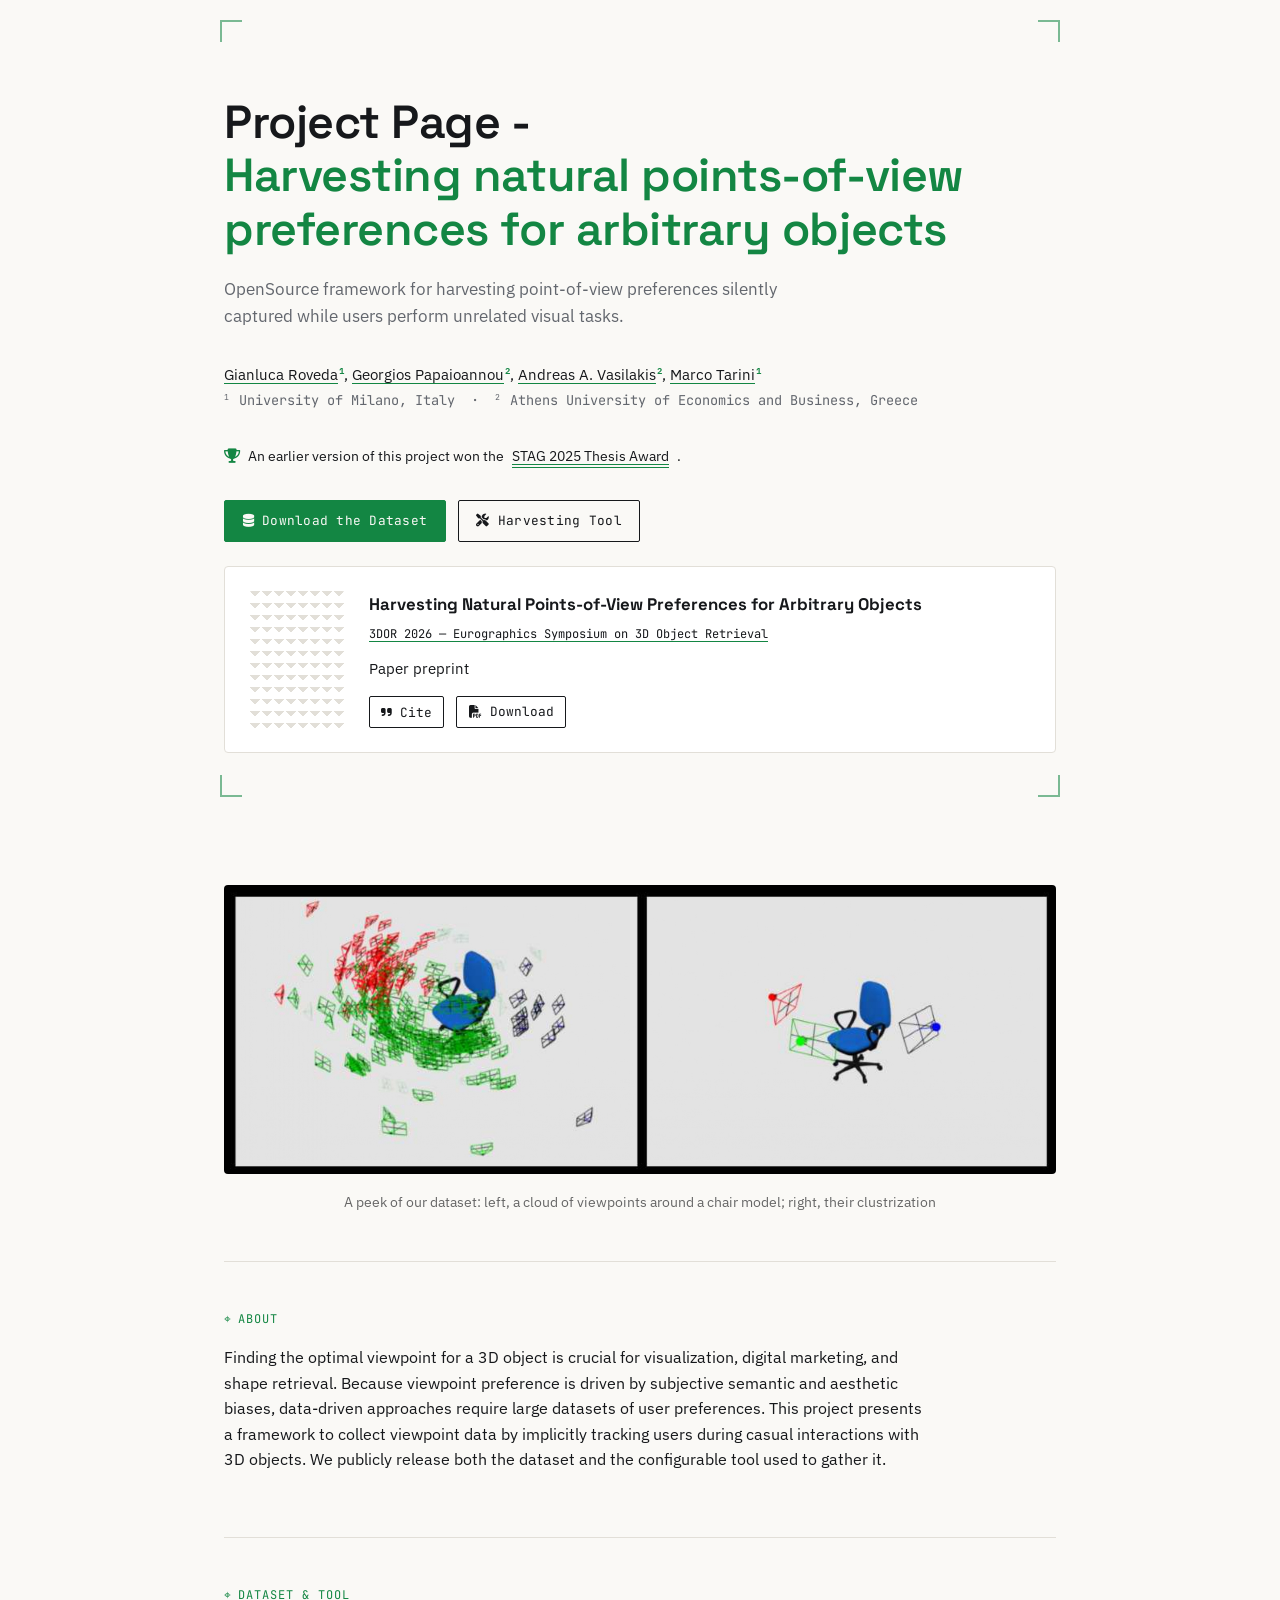
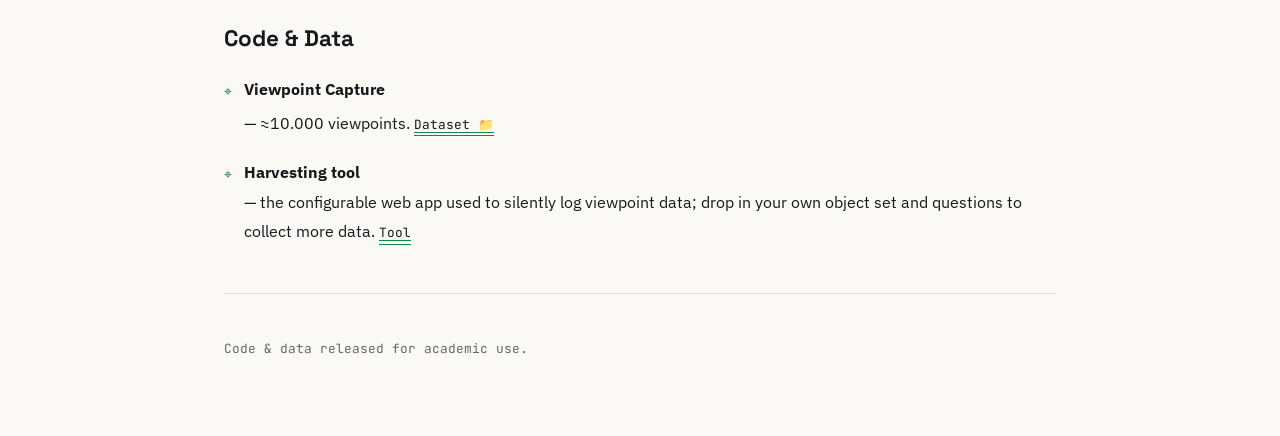
<file: index.html>
<!DOCTYPE html>
<html lang="en">
<head>
<meta charset="UTF-8">
<meta name="viewport" content="width=device-width, initial-scale=1">
<title>Harvesting Natural Viewpoint Preferences</title>
<meta name="description" content="A framework to harvest large-scale datasets of natural viewpoint preferences for 3D objects.">
<link rel="stylesheet" href="https://cdnjs.cloudflare.com/ajax/libs/font-awesome/6.5.1/css/all.min.css">
<link rel="preconnect" href="https://fonts.googleapis.com">
<link rel="preconnect" href="https://fonts.gstatic.com" crossorigin>
<link href="https://fonts.googleapis.com/css2?family=Space+Grotesk:wght@400;500;600;700&family=IBM+Plex+Sans:wght@400;500;600&family=JetBrains+Mono:wght@400;500&display=swap" rel="stylesheet">

<link rel="stylesheet" href="style.css">
</head>
<body>

<!-- ============ HERO ============ -->
<header class="hero">
  <div class="viewport-frame" aria-hidden="true">
    <span class="corner tl"></span><span class="corner tr"></span>
    <span class="corner bl"></span><span class="corner br"></span>
  </div>

  <div class="hero-inner">
    <h1> Project Page - <br><span class="accent-text">Harvesting natural points-of-view preferences for arbitrary objects</span></h1>
    <p class="subtitle">
      OpenSource framework for harvesting point-of-view preferences silently captured while
      users perform unrelated visual tasks.
    </p>

    <p class="authors">
      <a href="https://github.com/gianlucaroveda">Gianluca Roveda</a><sup><a href="#aff-1">1</a></sup>,
      <a href="https://graphics.cs.aueb.gr/users/gepap/cv.html">Georgios Papaioannou</a><sup><a href="#aff-2">2</a></sup>,
      <a href="https://graphics.cs.aueb.gr/users/abasilak/">Andreas A. Vasilakis</a><sup><a href="#aff-2">2</a></sup>,
      <a href="https://tarini.di.unimi.it/">Marco Tarini</a><sup><a href="#aff-1">1</a></sup>
    </p>
    <p class="affiliations">
      <span id="aff-1"><sup>1</sup> University of Milano, Italy</span> &nbsp;·&nbsp;
      <span id="aff-2"><sup>2</sup> Athens University of Economics and Business, Greece</span>
    </p>

    <p class="award-badge">
      <i class="fas fa-trophy" aria-hidden="true"></i>
      An earlier version of this project won the
      <a href="https://www.stag-conference.org/2025/pages/call-for-thesis.html" target="_blank">STAG 2025 Thesis Award</a>.
    </p>

    <div class="cta-row">

      <a class="btn btn-primary" href="https://github.com/gianlucaroveda/Harvesting-natural-points-of-view-preferences-for-arbitrary-objects/tree/main/POV_capture" target="_blank">
        <i class="fas fa-database"></i> Download the Dataset
      </a>
      <a class="btn" href="https://github.com/gianlucaroveda/Harvesting-natural-points-of-view-preferences-for-arbitrary-objects/tree/main/html" target="_blank">
        <i class="fas fa-tools"></i> Harvesting Tool
      </a>
    </div>

    <!-- TODO: swap the paper-thumb placeholder for a real preview image,
         and link the actual PDF once it's on 3DOR. -->
    <div class="paper-card">
      <div class="paper-thumb" aria-hidden="true"></div>
      <div class="paper-body">
        <h3>Harvesting Natural Points-of-View Preferences for Arbitrary Objects</h3>
        <p class="paper-venue">
          <a href="https://sites.google.com/view/3dor26/home" target="_blank">3DOR 2026 — Eurographics Symposium on 3D Object Retrieval</a>
        </p>
        <p class="paper-desc">Paper preprint </p>
        <div class="link-row">
          <button type="button" class="link-chip cite-toggle" id="cite-toggle" aria-haspopup="dialog" aria-controls="cite-modal">
            <i class="fas fa-quote-right"></i> Cite
          </button>
          <a class="link-chip" href="paper.pdf" download="Harvesting_Natural_Points_of_View_Preferences.pdf">
          <i class="fas fa-file-pdf"></i> Download
        </a>
        </div>
      </div>
    </div>
  </div>
</header>

<main>

      <section class="section" id="results-visualization">
    <div style="display: flex; flex-wrap: wrap;  justify-content: center; margin-top: 20px;">
      
      <figure style="flex: 1; min-width: 300px; max-width: 100%; margin: 0; text-align: center;">
        <img src="visual.jpg" alt="A peek of our dataset: left, a cloud of viewpoints around a chair model; right, their clustrization" style="width: 100%; height: auto; border-radius: 4px;">
        <figcaption style="font-size: 0.9rem; color: #666; margin-top: 8px;">A peek of our dataset: left, a cloud of viewpoints around a chair model; right, their clustrization</figcaption>
      </figure>



    </div>
  </section>
  <hr class="rule" >

  <section class="section" id="abstract">
    <p class="eyebrow"><span class="reticle" aria-hidden="true">⌖</span> ABOUT</p>
    <p class="abstract-text">
      Finding the optimal viewpoint for a 3D object is crucial for visualization, digital
      marketing, and shape retrieval. Because viewpoint preference is driven by subjective
      semantic and aesthetic biases, data-driven approaches require large datasets of user
      preferences. This project presents a framework to collect viewpoint data by implicitly
       tracking users during casual interactions with 3D objects. We publicly release both the 
       dataset and the configurable tool used to gather it.
    </p>
  </section>

  <hr class="rule">

 



  <!-- ============ DATA & TOOL ============ -->
  <section class="section" id="data">
    <p class="eyebrow"><span class="reticle" aria-hidden="true">⌖</span> DATASET &amp; TOOL</p>
    <h2>Code &amp; Data</h2>

    <ul class="asset-list">
      <li>
        <span class="reticle small" aria-hidden="true">⌖</span>
        <div>
          <strong>Viewpoint Capture</strong> — ≈10.000 viewpoints.
          <a class="download" href="https://github.com/gianlucaroveda/Harvesting-natural-points-of-view-preferences-for-arbitrary-objects/tree/main/POV_capture" >Dataset&nbsp;📁</a>
        </div>
      </li>
      <li>
        <span class="reticle small" aria-hidden="true">⌖</span>
        <div id="tool">
          <strong>Harvesting tool</strong> — the configurable web app used to silently log viewpoint data;
           drop in your own object set and questions to collect more data.
          <a class="download" href="https://github.com/gianlucaroveda/Harvesting-natural-points-of-view-preferences-for-arbitrary-objects/tree/main/html">Tool</a>
        </div>
      </li>
    </ul>
  </section>

  <hr class="rule">

  <!-- ============ CITATION (future) ============
       Draft bibtex, kept here for when 3DOR publishes the official entry.
       When ready, drop this into the #cite-note box in the hero above,
       replacing the "in press" placeholder paragraph.

  @inproceedings{roveda2026harvesting,
    author    = {Roveda, Gianluca and Papaioannou, Georgios and Vasilakis, Andreas A. and Tarini, Marco},
    title     = {Harvesting Natural Points-of-View Preferences for Arbitrary Objects},
    booktitle = {Eurographics Workshop on 3D Object Retrieval (3DOR)},
    year      = {2026},
    note      = {in press}
  }
  -->

</main>
<footer class="footer">
  <p>Code &amp; data released for academic use.</p>
</footer>

<!-- ============ CITE MODAL ============ -->
<!-- Placeholder message. Once 3DOR publishes the official entry, replace the
     paragraph below with the real bibtex (draft kept as a comment further up
     this file, near the old CITATION section, for reference). -->
<div class="modal-backdrop" id="cite-modal" hidden>
  <div class="modal-box" role="dialog" aria-modal="true" aria-labelledby="cite-modal-title">
    <button type="button" class="modal-close" id="cite-modal-close" aria-label="Close">&times;</button>
   <h3 id="cite-modal-title">Cite this work</h3>
    <pre><code>@inproceedings{povHarvest,
    booktitle = {Eurographics Symposium on 3D Object Retrieval (3DOR)},
    editor = {Biasotti, Silvia and van Blokland, Bart Iver},
    title = {Harvesting natural points-of-view preferences for arbitrary objects},
    author = {Roveda, Gianluca and Papaioannou, Georgios and Vasilakis, Andreas A. and Tarini, Marco},
    year = {2026},
    publisher = {The Eurographics Association},
    ISBN = {978-3-03868-315-5},
    DOI = {10.2312/3dor.20261000}
    }</code></pre>
  </div>
</div>

<script>
  (function () {
    const btn = document.getElementById('cite-toggle');
    const modal = document.getElementById('cite-modal');
    const closeBtn = document.getElementById('cite-modal-close');
    if (!btn || !modal || !closeBtn) return;

    function openModal() {
      modal.removeAttribute('hidden');
      btn.setAttribute('aria-expanded', 'true');
      closeBtn.focus();
    }
    function closeModal() {
      modal.setAttribute('hidden', '');
      btn.setAttribute('aria-expanded', 'false');
      btn.focus();
    }

    btn.addEventListener('click', openModal);
    closeBtn.addEventListener('click', closeModal);
    modal.addEventListener('click', function (e) {
      if (e.target === modal) closeModal(); // click on backdrop
    });
    document.addEventListener('keydown', function (e) {
      if (e.key === 'Escape' && !modal.hasAttribute('hidden')) closeModal();
    });
  })();
</script>

</body>
</html>
</file>
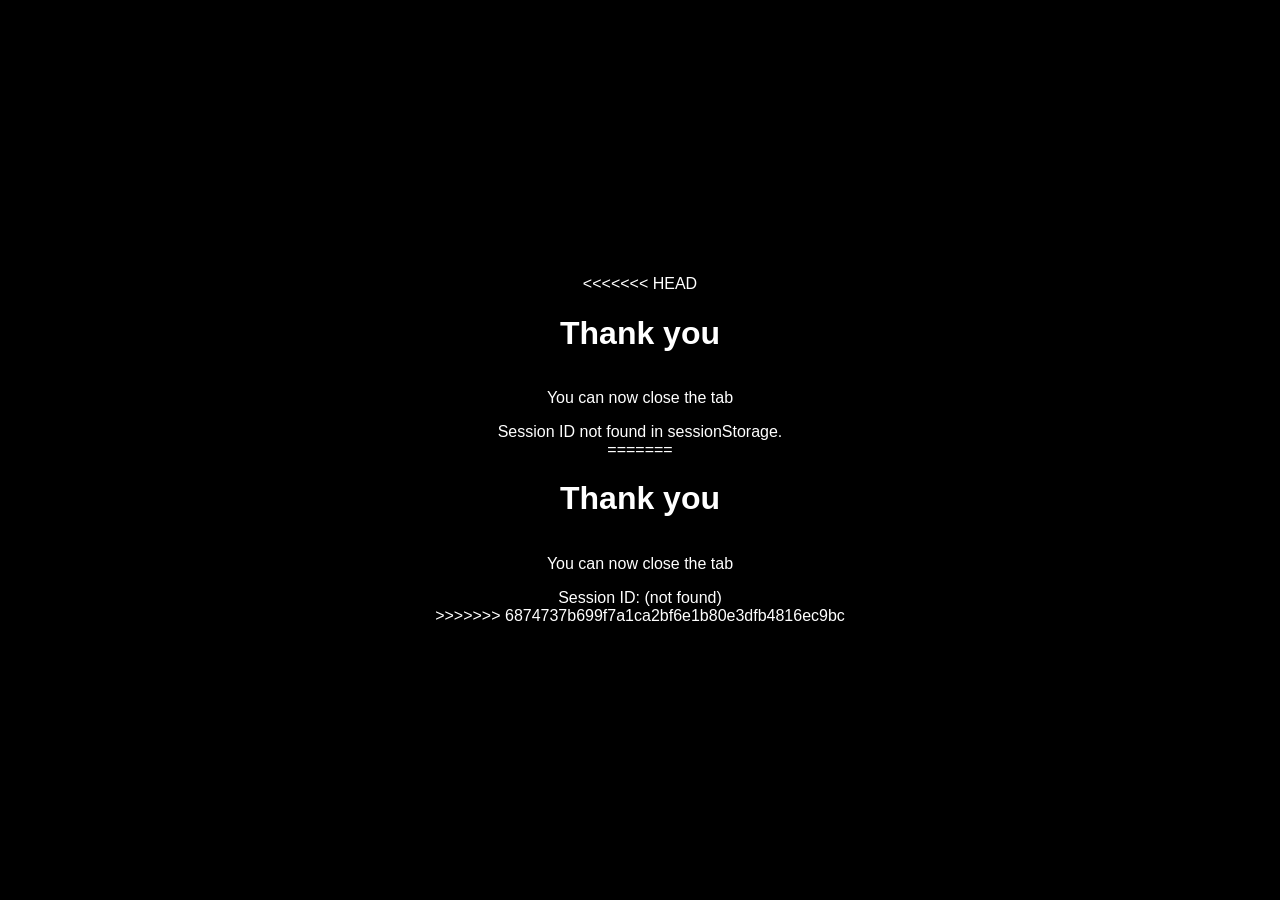
<file: html/thank.html>
<<<<<<< HEAD
<!DOCTYPE html>
<html lang="it">
<head>
    <meta charset="UTF-8">
    <meta name="viewport" content="width=device-width, initial-scale=1.0">
    <title>Grazie</title>
    <style>
        body {
            display: flex;
            justify-content: center;
            align-items: center;
            height: 100vh;
            background-color: black;
            color: white;
            flex-direction: column;
            text-align: center;
            font-family: Arial, sans-serif;
            margin: 0;
        }
        h1 {
            font-size: 2em;
        }
        button {
            margin-top: 20px;
            padding: 10px 20px;
            font-size: 16px;
            color: white;
            background-color: red;
            border: none;
            border-radius: 5px;
            cursor: pointer;
            transition: background 0.3s;
        }
        button:hover {
            background-color: darkred;
        }
        #sessionIdDisplay {
            color: white;
        }
    </style>
</head>
<body>
    <h1>Thank you</h1>
    <p>You can now close the tab</p>
    <div id="sessionIdDisplay">Session ID: (not found)</div>
</body>
 <script>
    const sessionId = sessionStorage.getItem('sessionId');
    const displayDiv = document.getElementById('sessionIdDisplay');

    if (sessionId) {
      displayDiv.textContent = 'Session ID: ' + sessionId;
    } else {
      displayDiv.textContent = 'Session ID not found in sessionStorage.';
    }
  </script>
</html>
=======
<!DOCTYPE html>
<html lang="it">
<head>
    <meta charset="UTF-8">
    <meta name="viewport" content="width=device-width, initial-scale=1.0">
    <title>Grazie</title>
    <style>
        body {
            display: flex;
            justify-content: center;
            align-items: center;
            height: 100vh;
            background-color: black;
            color: white;
            flex-direction: column;
            text-align: center;
            font-family: Arial, sans-serif;
            margin: 0;
        }
        h1 {
            font-size: 2em;
        }
        button {
            margin-top: 20px;
            padding: 10px 20px;
            font-size: 16px;
            color: white;
            background-color: red;
            border: none;
            border-radius: 5px;
            cursor: pointer;
            transition: background 0.3s;
        }
        button:hover {
            background-color: darkred;
        }
        #sessionIdDisplay {
            color: white;
        }
    </style>
</head>
<body>
    <h1>Thank you</h1>
    <p>You can now close the tab</p>
    <div id="sessionIdDisplay">Session ID: (not found)</div>
</body>
 <script>
    const sessionId = sessionStorage.getItem('sessionId');
    const displayDiv = document.getElementById('sessionIdDisplay');

    if (sessionId) {
      displayDiv.textContent = 'Session ID: ' + sessionId;
    } else {
      displayDiv.textContent = 'Session ID not found in sessionStorage.';
    }
  </script>
</html>
>>>>>>> 6874737b699f7a1ca2bf6e1b80e3dfb4816ec9bc
</file>
<file: style.css>
:root{
  --ink:#16181b;
  --muted:#63676e;
  --paper:#faf9f6;
  --line:#e2dfd8;
  --accent:#138643;
  --mono: 'JetBrains Mono', monospace;
  --display: 'Space Grotesk', sans-serif;
  --body: 'IBM Plex Sans', sans-serif;
}

*{box-sizing:border-box;}

body{
  margin:0;
  background:var(--paper);
  color:var(--ink);
  font-family:var(--body);
  line-height:1.6;
  -webkit-font-smoothing:antialiased;
}

a{color:var(--ink); text-decoration-color:var(--accent); text-underline-offset:3px;}
a:hover{color:var(--accent);}

sup{font-size:.6em;}

/* ---------- HERO ---------- */
.hero{
  position:relative;
  padding:6rem 1.5rem 4rem;
  max-width:880px;
  margin:0 auto;
}

.viewport-frame{position:absolute; inset:1.25rem; pointer-events:none;}
.corner{position:absolute; width:22px; height:22px; border:2px solid var(--accent); opacity:.55;}
.corner.tl{top:0; left:0; border-right:none; border-bottom:none;}
.corner.tr{top:0; right:0; border-left:none; border-bottom:none;}
.corner.bl{bottom:0; left:0; border-right:none; border-top:none;}
.corner.br{bottom:0; right:0; border-left:none; border-top:none;}

.hero-inner{position:relative; z-index:1;}

h1{
  font-family:var(--display);
  font-weight:600;
  font-size:clamp(1.9rem, 4vw, 2.9rem);
  line-height:1.15;
  margin:0 0 1.25rem;
  letter-spacing:-.01em;
}
.accent-text{color:var(--accent);}

.subtitle{
  font-size:1.05rem;
  color:var(--muted);
  max-width:56ch;
  margin:0 0 2rem;
}

.authors{margin:0 0 .25rem; font-size:.95rem;}
.authors sup{margin-left:1px;}
.authors sup a{
  color:var(--accent);
  text-decoration:none;
  font-weight:600;
}
.authors sup a:hover{text-decoration:underline;}
.affiliations{margin:0 0 2rem; font-size:.85rem; color:var(--muted); font-family:var(--mono);}
.affiliations sup{margin-right:2px;}

.award-badge{
  display:flex;
  align-items:center;
  gap:.5rem;
  margin:0 0 2rem;
  font-size:.9rem;
  color:var(--ink);
}
.award-badge i{color:var(--accent);}
.award-badge a{border-bottom:1px solid var(--accent);}

.cta-row{display:flex; flex-wrap:wrap; gap:.75rem;}
.btn{
  font-family:var(--mono);
  font-size:.8rem;
  letter-spacing:.02em;
  padding:.6rem 1.1rem;
  border:1px solid var(--ink);
  border-radius:2px;
  text-decoration:none;
  color:var(--ink);
}
.btn:hover{background:var(--ink); color:var(--paper);}
.btn-primary{background:var(--accent); border-color:var(--accent); color:var(--paper);}
.btn-primary:hover{background:var(--ink); border-color:var(--ink);}

/* ---------- SECTIONS ---------- */
main{max-width:880px; margin:0 auto; padding:0 1.5rem;}

.rule{border:none; border-top:1px solid var(--line); margin:0;}

.section{padding:3rem 0;}

.eyebrow{
  font-family:var(--mono);
  font-size:.75rem;
  letter-spacing:.08em;
  color:var(--accent);
  margin:0 0 1rem;
  display:flex; align-items:center; gap:.4rem;
}

.reticle{font-size:1em;}
.reticle.small{font-size:.9em; color:var(--accent); flex:none; margin-top:.15em;}

h2{
  font-family:var(--display);
  font-size:1.4rem;
  margin:0 0 1.25rem;
}

.abstract-text{max-width:70ch; color:var(--ink);}

/* paper card */
.paper-card{
  display:grid;
  grid-template-columns:96px 1fr;
  gap:1.5rem;
  border:1px solid var(--line);
  padding:1.5rem;
  border-radius:4px;
  margin-top:1.5rem;
  width:100%;
  background:#fff;
}
.paper-thumb{
  background:
    linear-gradient(135deg, var(--line) 25%, transparent 25%) -6px 0,
    linear-gradient(225deg, var(--line) 25%, transparent 25%) -6px 0;
  background-size:12px 12px;
  border-radius:3px;
  min-height:96px;
}
.paper-body h3{font-family:var(--display); font-size:1.05rem; margin:0 0 .5rem;}
.paper-authors{margin:0 0 .25rem; font-size:.9rem; color:var(--muted);}
.paper-venue{font-family:var(--mono); font-size:.75rem; color:var(--accent); margin:0 0 .75rem;}
.paper-desc{margin:0 0 1rem; font-size:.92rem;}
.link-row{display:flex; gap:.75rem;}
.link-chip{
  font-family:var(--mono);
  font-size:.8rem;
  border:1px solid var(--ink);
  padding:.3rem .7rem;
  border-radius:2px;
  text-decoration:none;
  color:var(--ink);
}
button.link-chip{background:none; cursor:pointer;}
.link-chip:hover{background:var(--ink); color:var(--paper);}
.link-chip[aria-expanded="true"]{background:var(--ink); color:var(--paper);}

/* cite modal */
.modal-backdrop{
  position:fixed;
  inset:0;
  background:rgba(22,24,27,.55);
  display:flex;
  align-items:center;
  justify-content:center;
  padding:1.5rem;
  z-index:100;
}
.modal-backdrop[hidden]{display:none;}
.modal-box{
  position:relative;
  background:var(--paper);
  border:1px solid var(--line);
  border-radius:6px;
  max-width:440px;
  width:100%;
  padding:2rem 1.75rem 1.75rem;
  box-shadow:0 12px 32px rgba(0,0,0,.18);
}
.modal-box h3{
  font-family:var(--display);
  font-size:1.1rem;
  margin:0 0 .75rem;
}
.modal-box p{
  margin:0;
  font-size:.92rem;
  color:var(--muted);
}
.modal-close{
  position:absolute;
  top:.6rem;
  right:.75rem;
  background:none;
  border:none;
  font-size:1.4rem;
  line-height:1;
  color:var(--muted);
  cursor:pointer;
  padding:.25rem;
}
.modal-close:hover{color:var(--ink);}

/* asset list */
.asset-list{list-style:none; margin:0; padding:0; display:grid; gap:1.5rem;}
.asset-list li{display:flex; gap:.75rem; align-items:flex-start;}
.asset-list strong{display:block; margin-bottom:.25rem;}
.download{
  display:inline-block;
  margin-top:.5rem;
  font-family:var(--mono);
  font-size:.8rem;
  border-bottom:1px solid var(--accent);
}

/* bibtex */
.bibtex{
  background:#111214;
  color:#e7e5df;
  font-family:var(--mono);
  font-size:.8rem;
  line-height:1.6;
  padding:1.25rem 1.5rem;
  border-radius:4px;
  overflow-x:auto;
}

/* ---------- FOOTER ---------- */
.footer{
  max-width:880px;
  margin:0 auto;
  padding:2rem 1.5rem 4rem;
  font-size:.8rem;
  color:var(--muted);
  font-family:var(--mono);
}

@media (max-width:600px){
  .paper-card{grid-template-columns:1fr;}
  .paper-thumb{display:none;}
}
</file>
